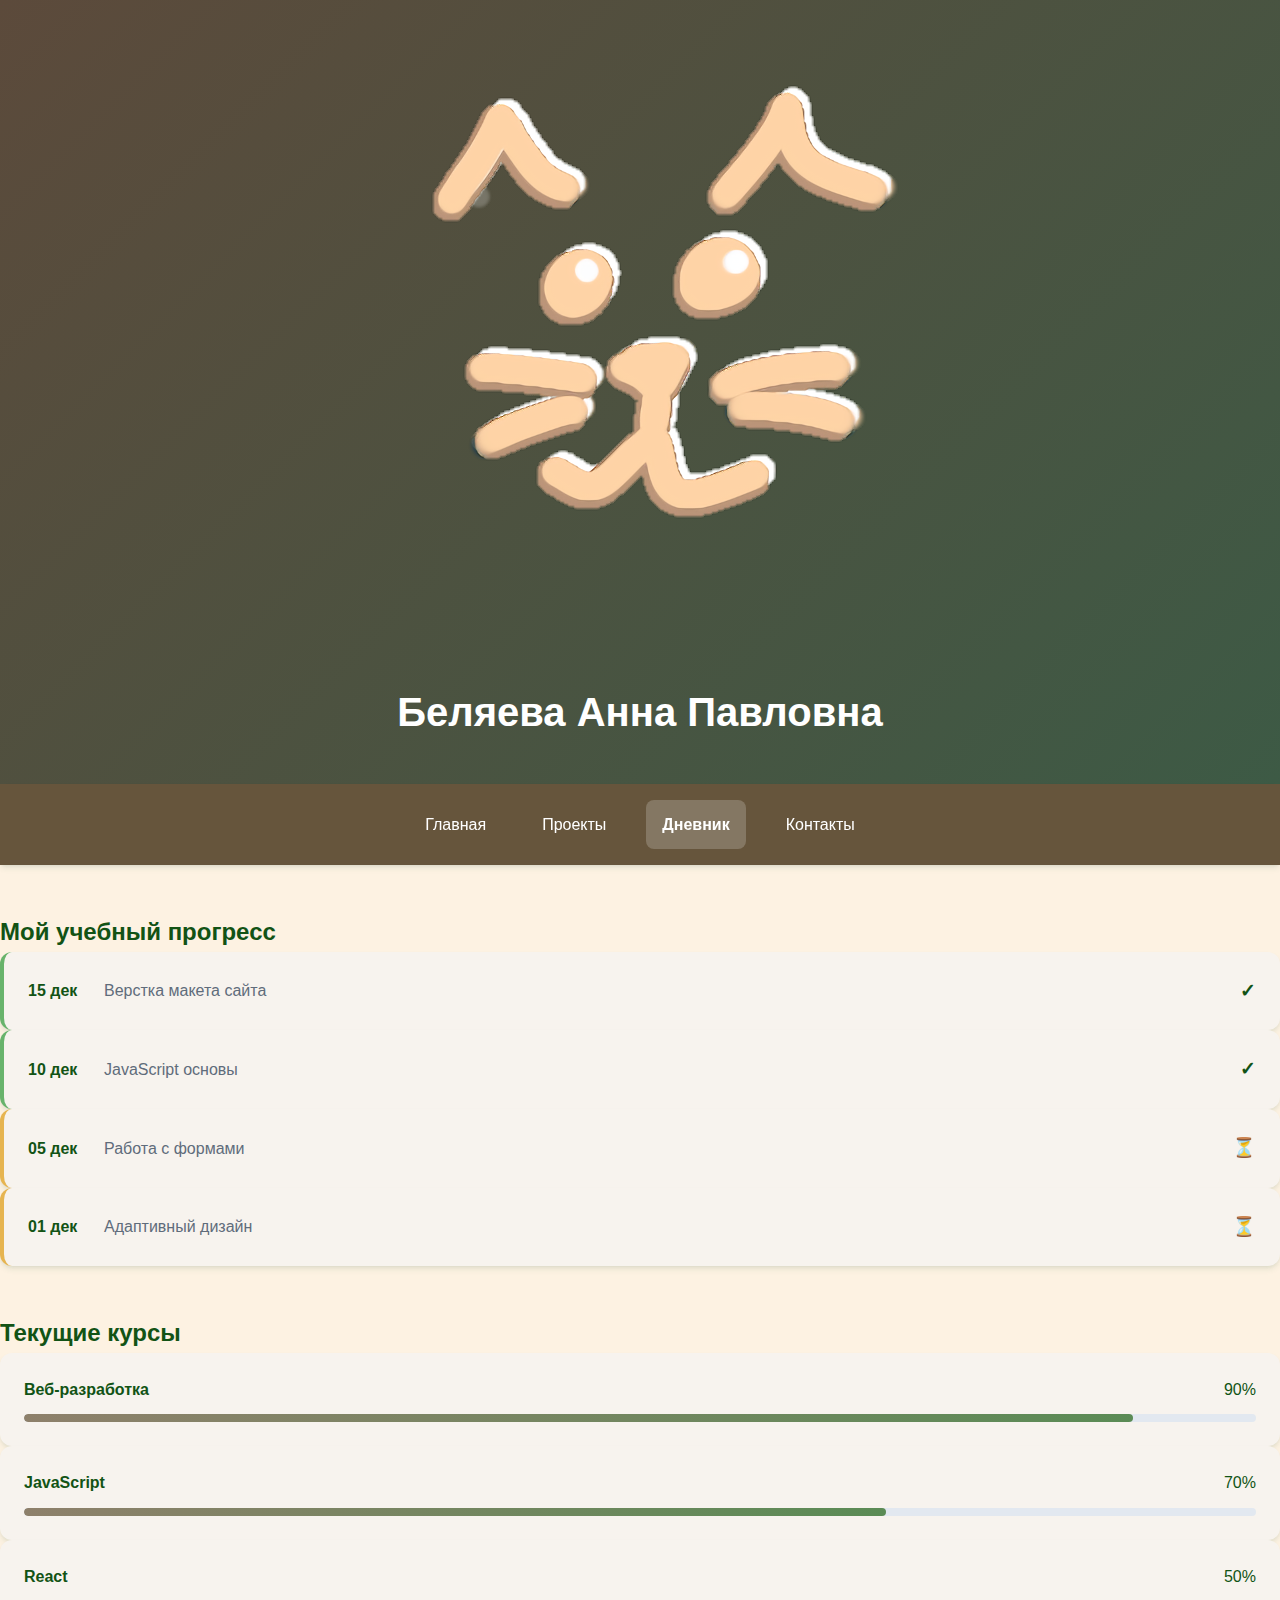
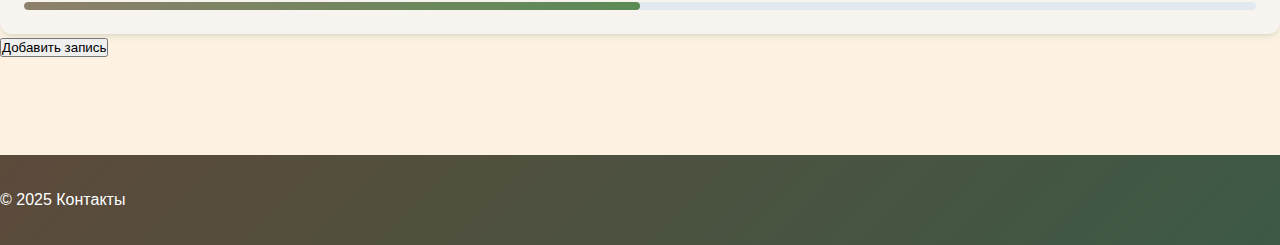
<file: pages/diary.html>
<!DOCTYPE html>
<html lang="ru">
<head>
    <meta charset="UTF-8">
    <meta name="viewport" content="width=device-width, initial-scale=1.0">
    <title>Дневник - Портфолио</title>
    <link rel="stylesheet" href="../styles/styles.css">
</head>
<body>
    <div class="page">
        <header class="header">
            <div class="header__logo">
                <img src="../images/icons/logo.png" alt="Логотип" class="logo">
            </div>
            <h1 class="header__title">Беляева Анна Павловна</h1>
        </header>

        <nav class="nav">
            <ul class="nav__list">
                <li class="nav__item">
                    <a class="nav__link" href="../index.html">Главная</a>
                </li>
                <li class="nav__item">
                    <a class="nav__link" href="projects.html">Проекты</a>
                </li>
                <li class="nav__item nav__item--active">
                    <a class="nav__link" href="diary.html">Дневник</a>
                </li>
                <li class="nav__item">
                    <a class="nav__link" href="contacts.html">Контакты</a>
                </li>
            </ul>
        </nav>

        <main class="main">
            <section class="diary-section">
                <h2 class="diary-section__title">Мой учебный прогресс</h2>
                <div class="progress-list" id="progress-list">
                    <!-- Записи будут добавляться через JavaScript -->
                </div>
            </section>

            <section class="diary-section">
                <h2 class="diary-section__title">Текущие курсы</h2>
                <div class="courses-list">
                    <div class="course">
                        <div class="course__header">
                            <span class="course__name">Веб-разработка</span>
                            <span class="course__percentage">90%</span>
                        </div>
                        <div class="course__progress">
                            <div class="course__progress-bar" style="width: 90%"></div>
                        </div>
                    </div>
                    <div class="course">
                        <div class="course__header">
                            <span class="course__name">JavaScript</span>
                            <span class="course__percentage">70%</span>
                        </div>
                        <div class="course__progress">
                            <div class="course__progress-bar" style="width: 70%"></div>
                        </div>
                    </div>
                    <div class="course">
                        <div class="course__header">
                            <span class="course__name">React</span>
                            <span class="course__percentage">50%</span>
                        </div>
                        <div class="course__progress">
                            <div class="course__progress-bar" style="width: 50%"></div>
                        </div>
                    </div>
                </div>
                <button class="add-entry-btn" id="add-entry-btn">Добавить запись</button>
            </section>
        </main>

        <footer class="footer">
            <p class="footer__text">© 2025 Контакты</p>
        </footer>
    </div>

    <!-- Модальное окно для добавления записи -->
    <div id="add-entry-modal" class="modal">
        <div class="modal-content">
            <div class="modal-header">
                <h3>Добавить новую запись</h3>
                <button class="close-modal">&times;</button>
            </div>
            <div class="modal-body">
                <form id="add-entry-form">
                    <div class="form-group">
                        <label for="entry-date">Дата:</label>
                        <input type="date" id="entry-date" required>
                    </div>
                    <div class="form-group">
                        <label for="entry-text">Описание:</label>
                        <input type="text" id="entry-text" placeholder="Что вы изучили?" required>
                    </div>
                    <div class="form-group">
                        <label for="entry-status">Статус:</label>
                        <select id="entry-status" required>
                            <option value="completed">Завершено</option>
                            <option value="in-progress">В процессе</option>
                        </select>
                    </div>
                    <div class="modal-actions">
                        <button type="submit" class="btn-primary">Добавить</button>
                        <button type="button" class="btn-secondary close-modal">Отмена</button>
                    </div>
                </form>
            </div>
        </div>
    </div>

    <script src="../scripts/main.js"></script>
</body>
</html>
</file>
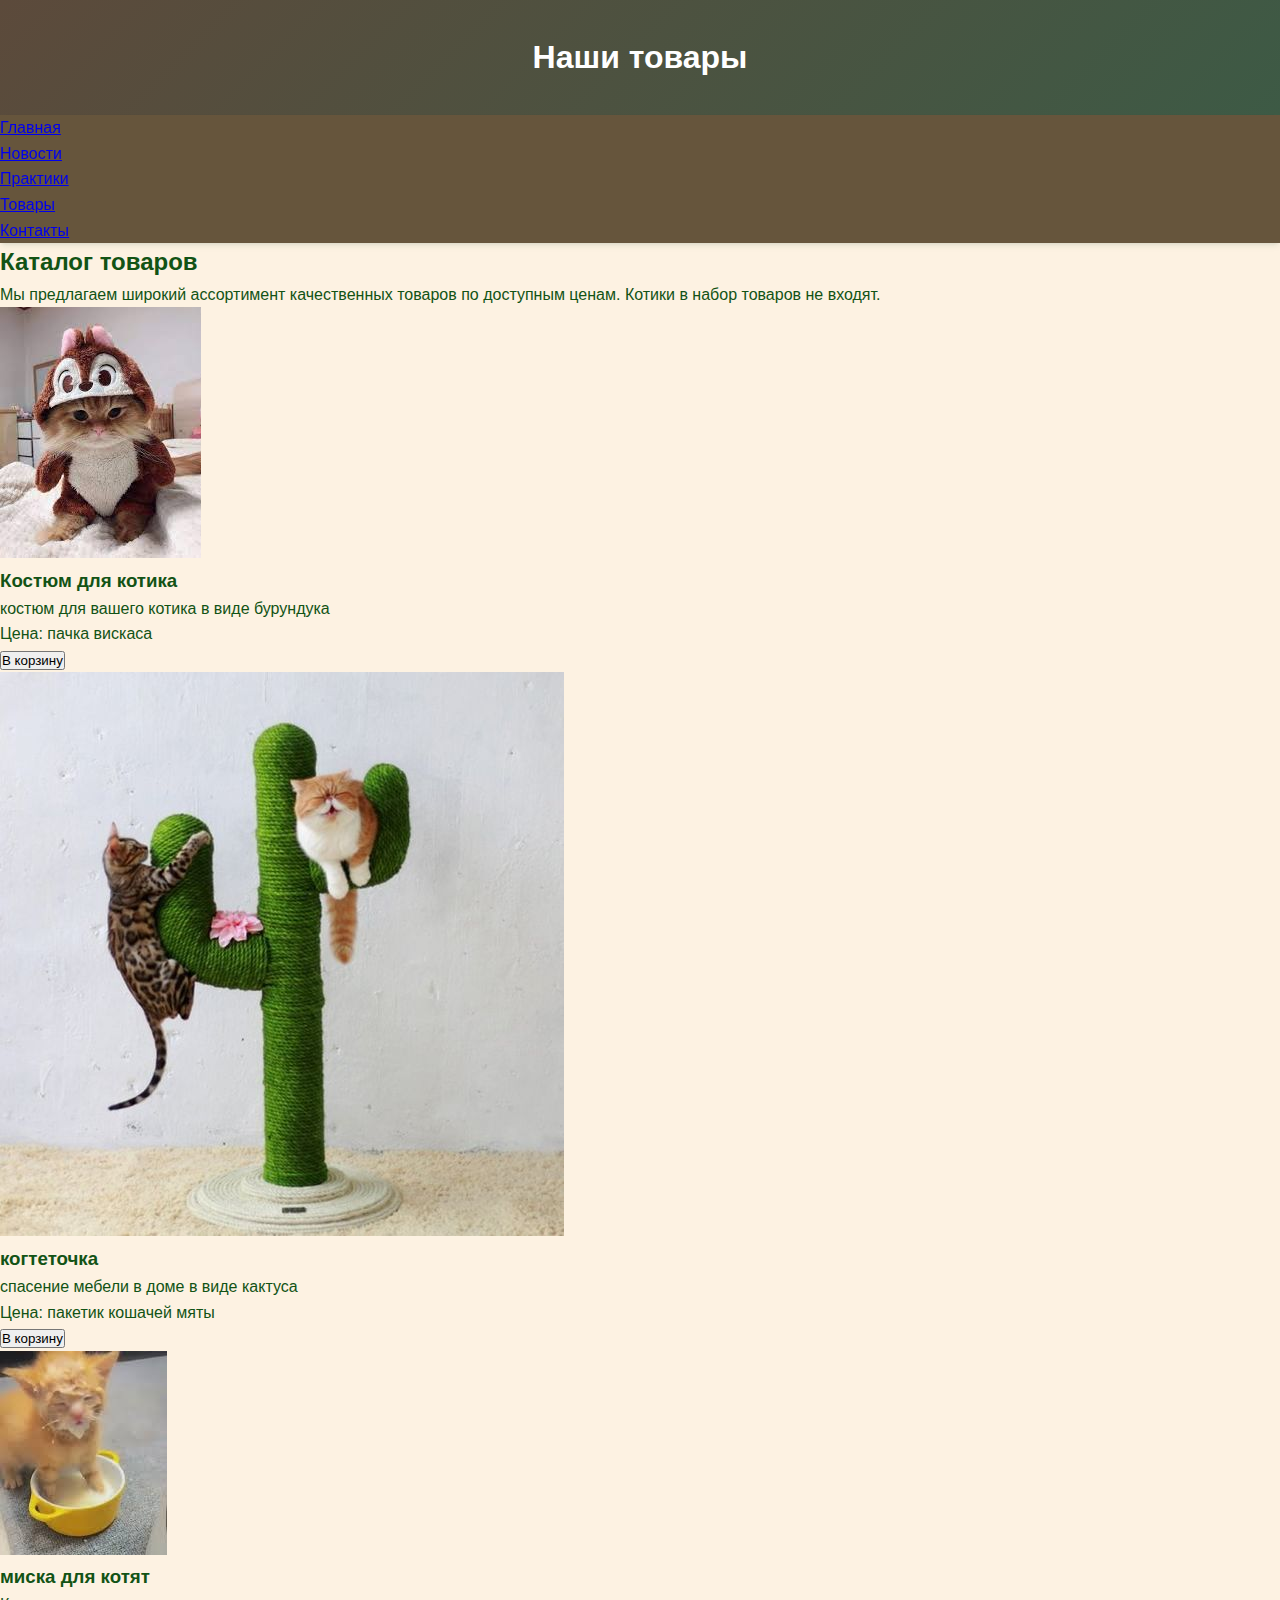
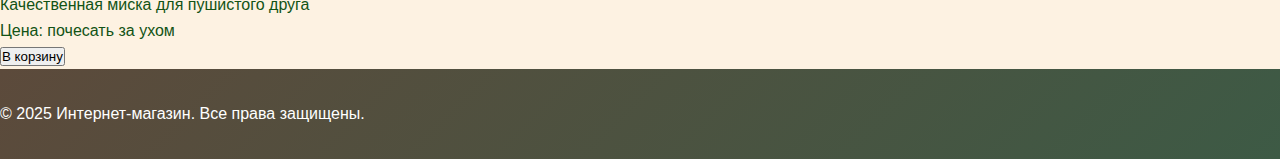
<file: pages/goods.html>
<!DOCTYPE html>
<html lang="ru">
    <head>
        <meta charset="UTF-8">
        <meta name="viewport" content="width=device-width, initial-scale=1.0">
        <title>Товары</title>
        <link rel="stylesheet" href="../styles/styles.css">
    </head>
    <body>
        <div class="page-container">
            <!-- Изменение: Заменили div на семантический тег -->
            <header class="header">
                <h1>Наши товары</h1> <!-- Добавили осмысленный заголовок -->
            </header>

            <!-- Изменение: Заменили div на семантический тег -->
            <nav class="nav">
                <ul class="nav-list">
                    <li class="nav-item"><a class="nav-link" href="../index.html">Главная</a></li>
                    <li class="nav-item"><a class="nav-link" href="../pages/news.html">Новости</a></li>
                    <li class="nav-item"><a class="nav-link" href="../pages/practices.html">Практики</a></li> 
                    <li class="nav-item"><a class="nav-link" href="../pages/goods.html">Товары</a></li>
                    <li class="nav-item"><a class="nav-link" href="../pages/contacts.html">Контакты</a></li>
                </ul>
            </nav>

            <!-- Изменение: Заменили div на семантический тег -->
            <main class="content">
                <!-- Изменение: Заменили div на семантический тег -->
                <section class="products-section">
                    <h2 class="section-title">Каталог товаров</h2>
                    <p class="section-description">Мы предлагаем широкий ассортимент качественных товаров по доступным ценам. Котики в набор товаров не входят.</p>
                    
                    <!-- Изменение: Заменили div на семантический тег -->
                    <div class="products-grid">
                        <!-- Изменение: Заменили div на семантический тег -->
                        <article class="product-card">
                            <div class="product-image-container">
                                <img class="product-image" src="../images/good1.jpg" alt="Костюм для котика">
                            </div>
                            <div class="product-info">
                                <h3 class="product-name">Костюм для котика</h3>
                                <p class="product-description">костюм для вашего котика в виде бурундука</p>
                                <p class="product-price">Цена: пачка вискаса</p>
                                <button class="product-button">В корзину</button>
                            </div>
                        </article>
                        
                        <!-- Изменение: Заменили div на семантический тег -->
                        <article class="product-card">
                            <div class="product-image-container">
                                <img class="product-image" src="../images/good2.jpg" alt="когтеточка">
                            </div>
                            <div class="product-info">
                                <h3 class="product-name">когтеточка</h3>
                                <p class="product-description">спасение мебели в доме в виде кактуса</p>
                                <p class="product-price">Цена: пакетик кошачей мяты</p>
                                <button class="product-button">В корзину</button>
                            </div>
                        </article>
                        
                        <!-- Изменение: Заменили div на семантический тег -->
                        <article class="product-card">
                            <div class="product-image-container">
                                <img class="product-image" src="../images/good3.jpg" alt="миска">
                            </div>
                            <div class="product-info">
                                <h3 class="product-name">миска для котят</h3>
                                <p class="product-description">Качественная миска для пушистого друга</p>
                                <p class="product-price">Цена: почесать за ухом</p>
                                <button class="product-button">В корзину</button>
                            </div>
                        </article>
                    </div>
                </section>
            </main>

            <!-- Изменение: Заменили div на семантический тег -->
            <footer class="footer">
                <p>© 2025 Интернет-магазин. Все права защищены.</p>
            </footer>    
        </div>
    </body>
</html>
</file>
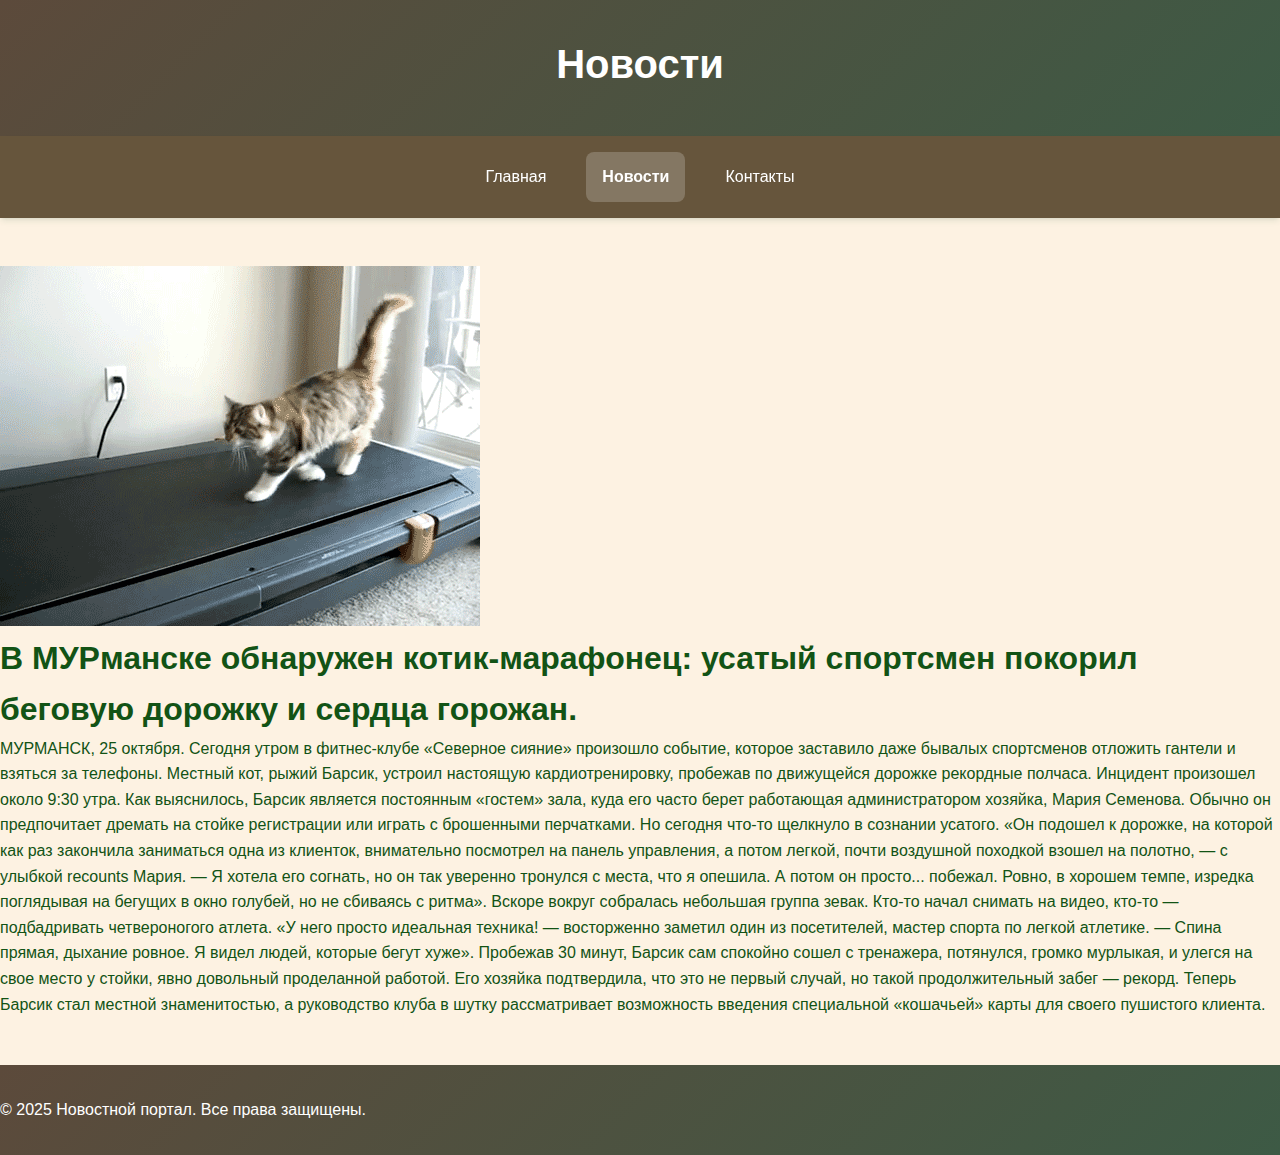
<file: pages/new1.html>
<!DOCTYPE html>
<html lang="ru">
<head>
    <meta charset="UTF-8">
    <meta name="viewport" content="width=device-width, initial-scale=1.0">
    <title>Новости</title>
    <link rel="stylesheet" href="../styles/styles.css">
</head>
<body>
    <div class="page">

        <header class="header"> 
            <h1 class="header__title">Новости</h1> 
        </header>

        <nav class="nav">
            <ul class="nav__list">
                <li class="nav__item">
                    <a class="nav__link" href="../index.html">Главная</a>
                </li>
                <li class="nav__item nav__item--active">
                    <a class="nav__link" href="../pages/news.html">Новости</a>
                </li>
                <li class="nav__item">
                    <a class="nav__link" href="../pages/contacts.html">Контакты</a>
                </li>
            </ul>
        </nav>

        <main class="main">
            <section class="news-article">
                <div class="news-article__header">
                    <img class="news-article__image" src="../images/new1.gif" alt="Котик-марафонец">
                    <h1 class="news-article__title">В МУРманске обнаружен котик-марафонец: усатый спортсмен покорил беговую дорожку и сердца горожан.</h1> 
                </div>
                <div class="news-article__content">
                    <p class="news-article__text">
                        МУРМАНСК, 25 октября. Сегодня утром в фитнес-клубе «Северное сияние» произошло событие, которое заставило даже бывалых спортсменов отложить гантели и взяться за телефоны. Местный кот, рыжий Барсик, устроил настоящую кардиотренировку, пробежав по движущейся дорожке рекордные полчаса.

                        Инцидент произошел около 9:30 утра. Как выяснилось, Барсик является постоянным «гостем» зала, куда его часто берет работающая администратором хозяйка, Мария Семенова. Обычно он предпочитает дремать на стойке регистрации или играть с брошенными перчатками. Но сегодня что-то щелкнуло в сознании усатого.

                        «Он подошел к дорожке, на которой как раз закончила заниматься одна из клиенток, внимательно посмотрел на панель управления, а потом легкой, почти воздушной походкой взошел на полотно, — с улыбкой recounts Мария. — Я хотела его согнать, но он так уверенно тронулся с места, что я опешила. А потом он просто... побежал. Ровно, в хорошем темпе, изредка поглядывая на бегущих в окно голубей, но не сбиваясь с ритма».

                        Вскоре вокруг собралась небольшая группа зевак. Кто-то начал снимать на видео, кто-то — подбадривать четвероногого атлета. «У него просто идеальная техника! — восторженно заметил один из посетителей, мастер спорта по легкой атлетике. — Спина прямая, дыхание ровное. Я видел людей, которые бегут хуже».

                        Пробежав 30 минут, Барсик сам спокойно сошел с тренажера, потянулся, громко мурлыкая, и улегся на свое место у стойки, явно довольный проделанной работой. Его хозяйка подтвердила, что это не первый случай, но такой продолжительный забег — рекорд. Теперь Барсик стал местной знаменитостью, а руководство клуба в шутку рассматривает возможность введения специальной «кошачьей» карты для своего пушистого клиента.
                    </p>
                </div>
            </section>
        </main>

        <footer class="footer">
            <p class="footer__text">© 2025 Новостной портал. Все права защищены.</p>
        </footer>
    </div>
</body>
</html>
</file>
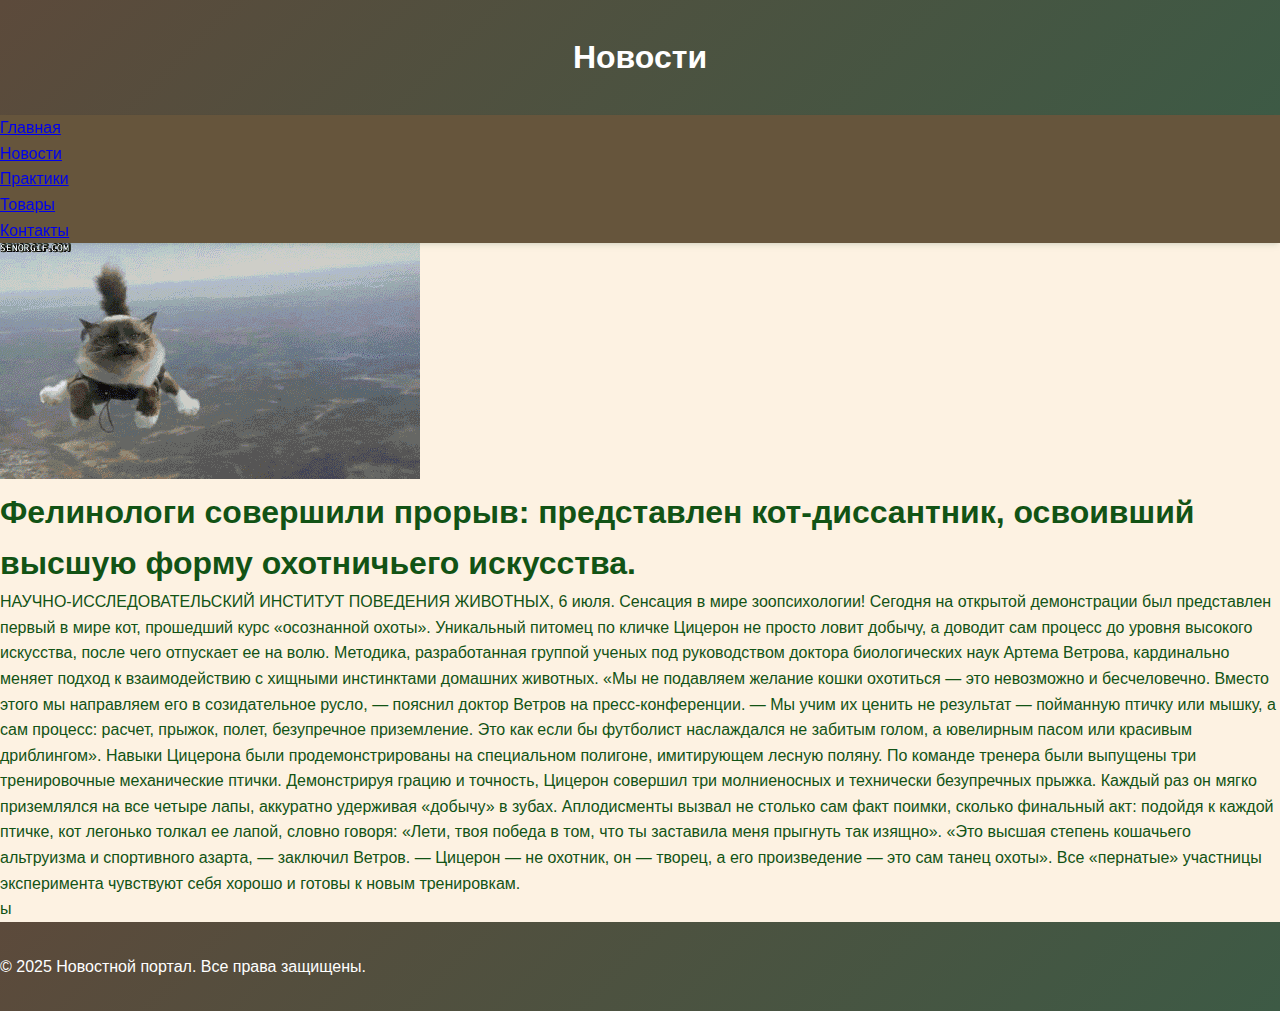
<file: pages/new2.html>
<!DOCTYPE html>
<html lang="ru"><head><meta http-equiv="Content-Type" content="text/html; charset=UTF-8">
        
        <meta name="viewport" content="width=device-width, initial-scale=1.0">
        <title>Новости</title>
        <link rel="stylesheet" href="../styles/styles.css">
    </head>
    <body>
        <div class="page-container">
            <header class="header">
                <h1>Новости</h1> 
            </header>

            <nav class="nav">
                <ul class="nav-list">
                    <li class="nav-item"><a class="nav-link" href="../index.html">Главная</a></li>
                    <li class="nav-item"><a class="nav-link" href="../pages/news.html">Новости</a></li>
                    <li class="nav-item"><a class="nav-link" href="../pages/practices.html">Практики</a></li> 
                    <li class="nav-item"><a class="nav-link" href="../pages/goods.html">Товары</a></li>
                    <li class="nav-item"><a class="nav-link" href="../pages/contacts.html">Контакты</a></li>
                </ul>
            </nav>

           
            <main class="content">
                <section class="news-container">
                    <div class="new-content">
                        <div class="new-header">
                            <img class="new-photo" src="../images/new2.gif">
                            <h1 class="new-title"> Фелинологи совершили прорыв: представлен кот-диссантник, освоивший высшую форму охотничьего искусства.</h1>
                        </div>
                            <p class="news-text">НАУЧНО-ИССЛЕДОВАТЕЛЬСКИЙ ИНСТИТУТ ПОВЕДЕНИЯ ЖИВОТНЫХ, 6 июля. Сенсация в мире зоопсихологии! Сегодня на открытой демонстрации был представлен первый в мире кот, прошедший курс «осознанной охоты». Уникальный питомец по кличке Цицерон не просто ловит добычу, а доводит сам процесс до уровня высокого искусства, после чего отпускает ее на волю.

Методика, разработанная группой ученых под руководством доктора биологических наук Артема Ветрова, кардинально меняет подход к взаимодействию с хищными инстинктами домашних животных. «Мы не подавляем желание кошки охотиться — это невозможно и бесчеловечно. Вместо этого мы направляем его в созидательное русло, — пояснил доктор Ветров на пресс-конференции. — Мы учим их ценить не результат — пойманную птичку или мышку, а сам процесс: расчет, прыжок, полет, безупречное приземление. Это как если бы футболист наслаждался не забитым голом, а ювелирным пасом или красивым дриблингом».

Навыки Цицерона были продемонстрированы на специальном полигоне, имитирующем лесную поляну. По команде тренера были выпущены три тренировочные механические птички. Демонстрируя грацию и точность, Цицерон совершил три молниеносных и технически безупречных прыжка. Каждый раз он мягко приземлялся на все четыре лапы, аккуратно удерживая «добычу» в зубах. Аплодисменты вызвал не столько сам факт поимки, сколько финальный акт: подойдя к каждой птичке, кот легонько толкал ее лапой, словно говоря: «Лети, твоя победа в том, что ты заставила меня прыгнуть так изящно».

«Это высшая степень кошачьего альтруизма и спортивного азарта, — заключил Ветров. — Цицерон — не охотник, он — творец, а его произведение — это сам танец охоты». Все «пернатые» участницы эксперимента чувствуют себя хорошо и готовы к новым тренировкам.</p>
                    </div>
                </section>ы
            </main>

            <footer class="footer">
                <p>© 2025 Новостной портал. Все права защищены.</p>
            </footer>    
        </div>
    
</body>
</html>
</file>
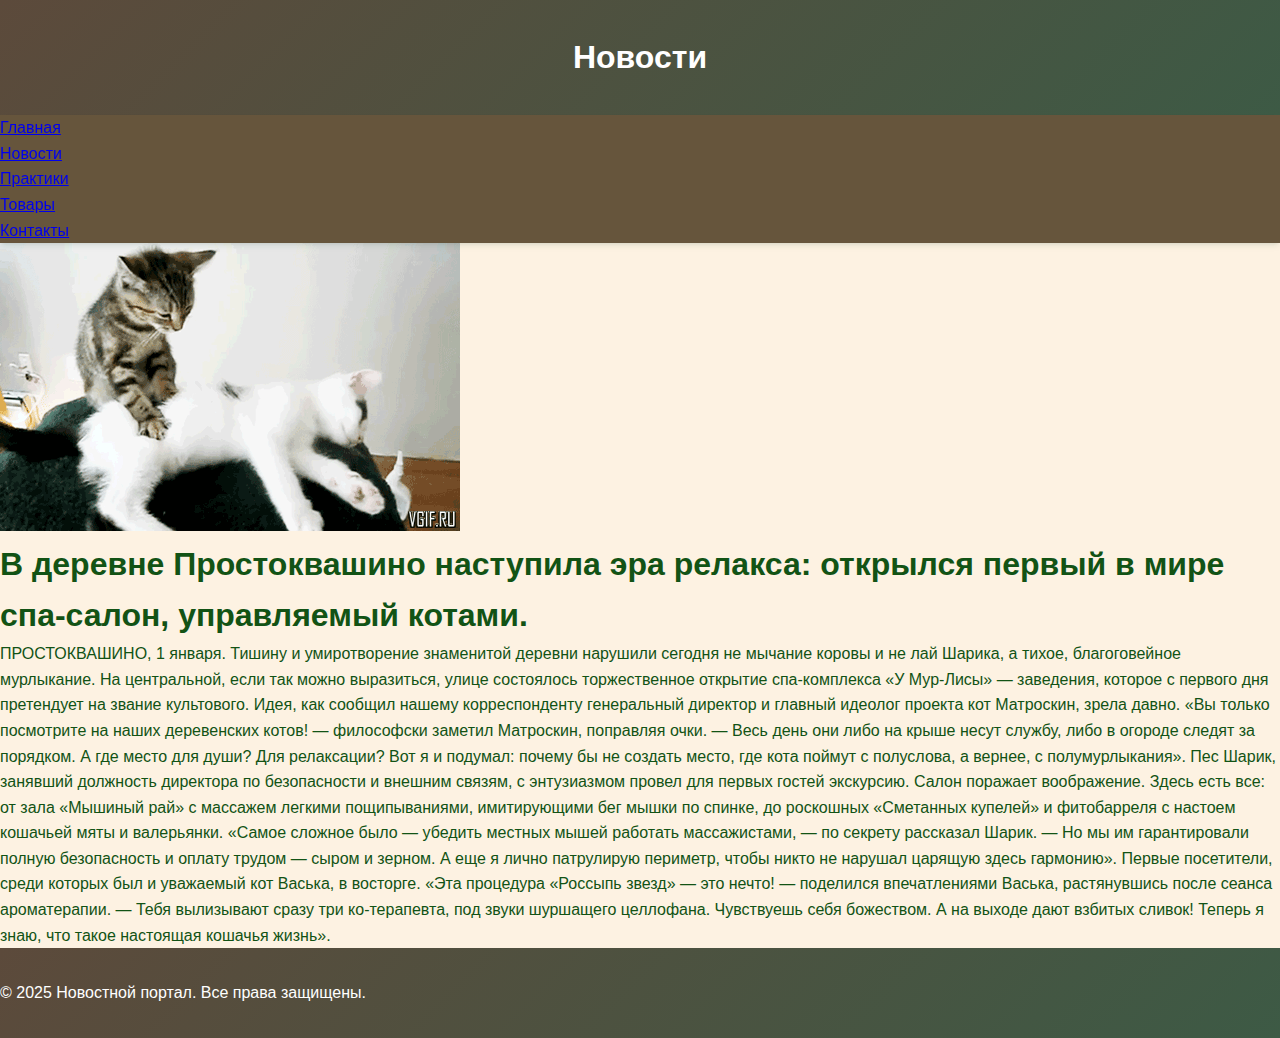
<file: pages/new3.html>
<!DOCTYPE html>
<html lang="ru"><head><meta http-equiv="Content-Type" content="text/html; charset=UTF-8">
        
        <meta name="viewport" content="width=device-width, initial-scale=1.0">
        <title>Новости</title>
        <link rel="stylesheet" href="../styles/styles.css">
    </head>
    <body>
        <div class="page-container">
            <header class="header">
                <h1>Новости</h1> 
            </header>

            <nav class="nav">
                <ul class="nav-list">
                    <li class="nav-item"><a class="nav-link" href="../index.html">Главная</a></li>
                    <li class="nav-item"><a class="nav-link" href="../pages/news.html">Новости</a></li>
                    <li class="nav-item"><a class="nav-link" href="../pages/practices.html">Практики</a></li> 
                    <li class="nav-item"><a class="nav-link" href="../pages/goods.html">Товары</a></li>
                    <li class="nav-item"><a class="nav-link" href="../pages/contacts.html">Контакты</a></li>
                </ul>
            </nav>

           
            <main class="content">
                <section class="news-container">
                    <div class="new-content">
                        <div class="new-header">
                            <img class="new-photo" src="../images/new3.gif">
                            <h1 class="new-title"> В деревне Простоквашино наступила эра релакса: открылся первый в мире спа-салон, управляемый котами.</h1>
                        </div>
                            <p class="news-text">ПРОСТОКВАШИНО, 1 января. Тишину и умиротворение знаменитой деревни нарушили сегодня не мычание коровы и не лай Шарика, а тихое, благоговейное мурлыкание. На центральной, если так можно выразиться, улице состоялось торжественное открытие спа-комплекса «У Мур-Лисы» — заведения, которое с первого дня претендует на звание культового.

Идея, как сообщил нашему корреспонденту генеральный директор и главный идеолог проекта кот Матроскин, зрела давно. «Вы только посмотрите на наших деревенских котов! — философски заметил Матроскин, поправляя очки. — Весь день они либо на крыше несут службу, либо в огороде следят за порядком. А где место для души? Для релаксации? Вот я и подумал: почему бы не создать место, где кота поймут с полуслова, а вернее, с полумурлыкания».

Пес Шарик, занявший должность директора по безопасности и внешним связям, с энтузиазмом провел для первых гостей экскурсию. Салон поражает воображение. Здесь есть все: от зала «Мышиный рай» с массажем легкими пощипываниями, имитирующими бег мышки по спинке, до роскошных «Сметанных купелей» и фитобарреля с настоем кошачьей мяты и валерьянки.

«Самое сложное было — убедить местных мышей работать массажистами, — по секрету рассказал Шарик. — Но мы им гарантировали полную безопасность и оплату трудом — сыром и зерном. А еще я лично патрулирую периметр, чтобы никто не нарушал царящую здесь гармонию».

Первые посетители, среди которых был и уважаемый кот Васька, в восторге. «Эта процедура «Россыпь звезд» — это нечто! — поделился впечатлениями Васька, растянувшись после сеанса ароматерапии. — Тебя вылизывают сразу три ко-терапевта, под звуки шуршащего целлофана. Чувствуешь себя божеством. А на выходе дают взбитых сливок! Теперь я знаю, что такое настоящая кошачья жизнь».</p>
                    </div>
                </section>
            </main>

            <footer class="footer">
                <p>© 2025 Новостной портал. Все права защищены.</p>
            </footer>    
        </div>
    
</body>
</html>
</file>
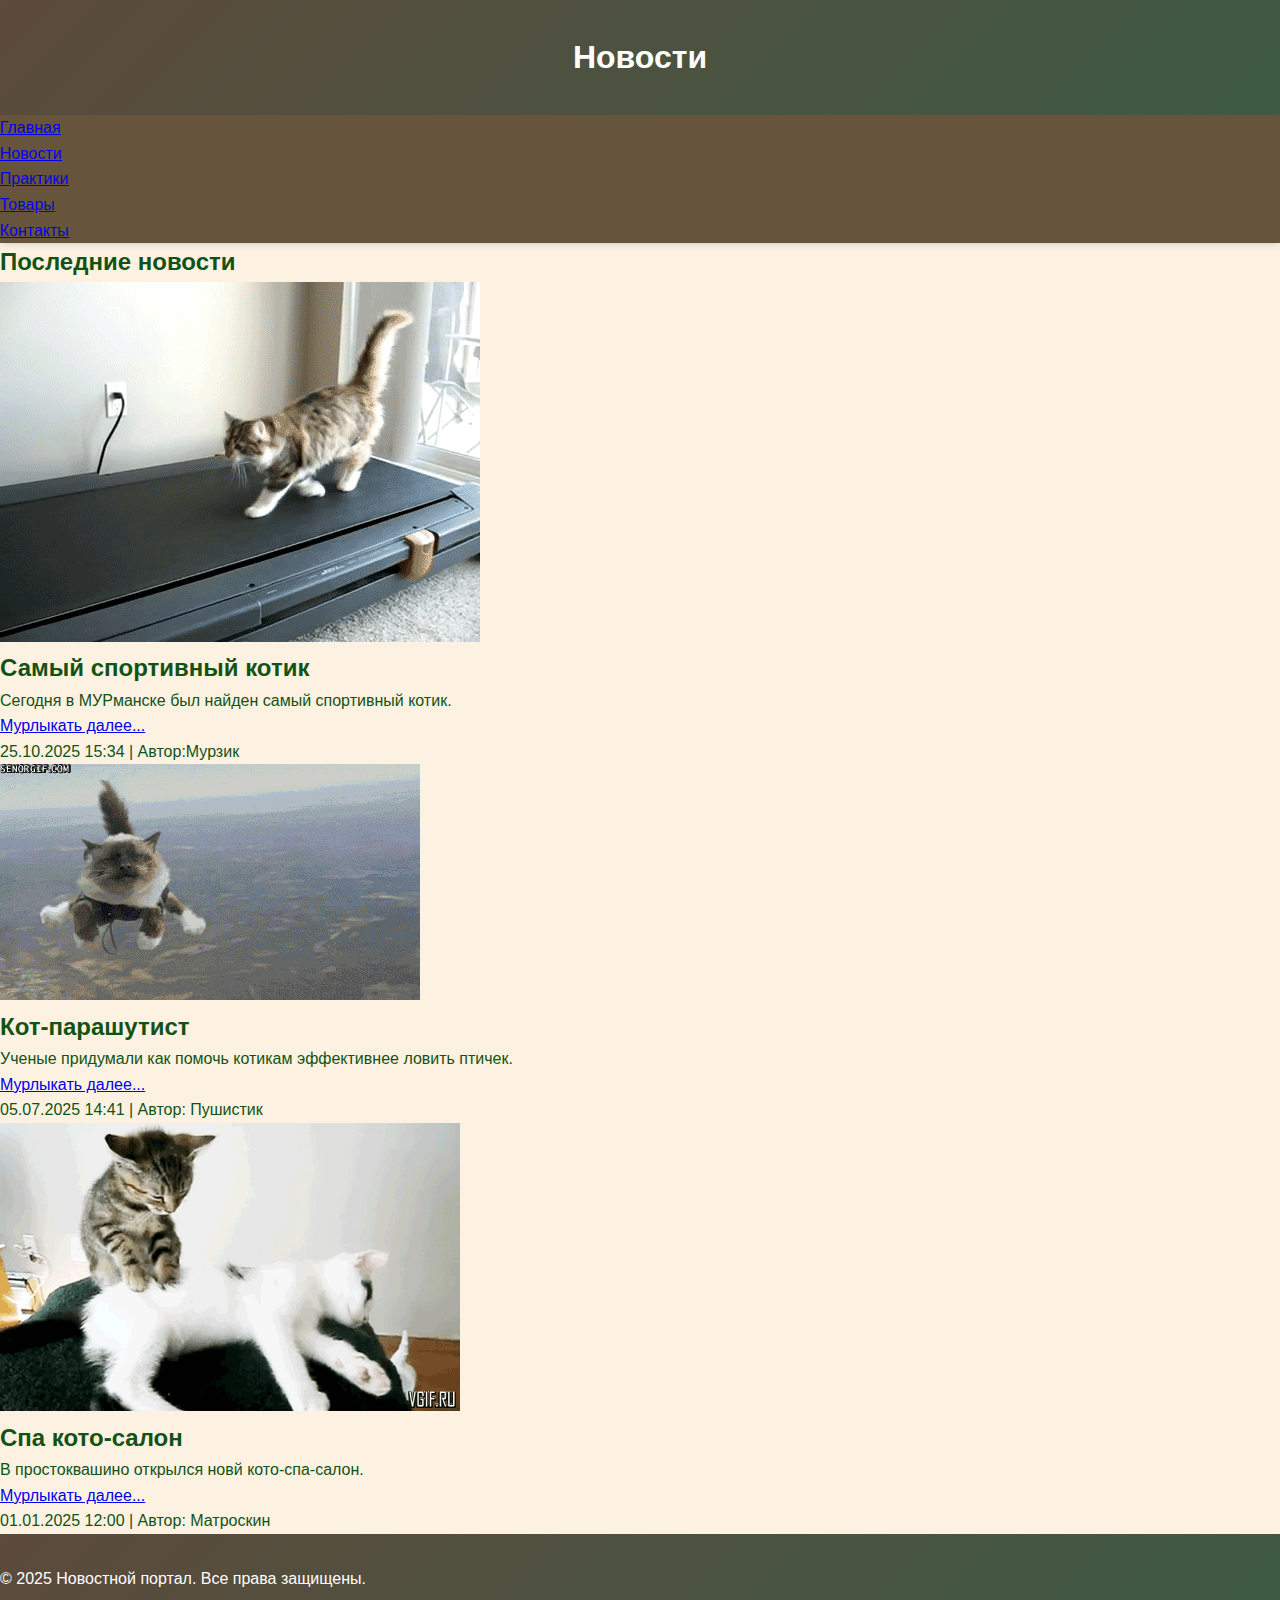
<file: pages/news.html>
<!DOCTYPE html>
<html lang="ru"><head><meta http-equiv="Content-Type" content="text/html; charset=UTF-8">
        
        <meta name="viewport" content="width=device-width, initial-scale=1.0">
        <title>Новости</title>
        <link rel="stylesheet" href="../styles/styles.css">
    </head>
    <body>
        <div class="page-container">
            <header class="header">
                <h1>Новости</h1> 
            </header>

            <nav class="nav">
                <ul class="nav-list">
                    <li class="nav-item"><a class="nav-link" href="../index.html">Главная</a></li>
                    <li class="nav-item"><a class="nav-link" href="../pages/news.html">Новости</a></li>
                    <li class="nav-item"><a class="nav-link" href="../pages/practices.html">Практики</a></li> 
                    <li class="nav-item"><a class="nav-link" href="../pages/goods.html">Товары</a></li>
                    <li class="nav-item"><a class="nav-link" href="../pages/contacts.html">Контакты</a></li>
                </ul>
            </nav>

           
            <main class="content">
                <section class="news-container">
                    <h2 class="section-title">Последние новости</h2>
                    
                    <article class="news-card">
                        <div class="news-image-container">
                            <img class="new-image" src="../images/new1.gif" alt="На спорте">   
                        </div>    
                        <div class="news-content">
                            <h2 class="news-title">Самый спортивный котик</h2>
                            <p class="news-text">Сегодня в МУРманске был найден самый спортивный котик.</p>
                            <a href="../pages/new1.html" class="news-link">Мурлыкать далее...</a>
                            <p class="news-meta">25.10.2025 15:34 | Автор:Мурзик </p>
                        </div>
                    </article>
                    


                    <article class="news-card">
                        <div class="news-image-container">
                            <img class="new-image" src="../images/new2.gif" alt="Дисант">
                        </div>
                        <div class="news-content">
                            <h2 class="news-title">Кот-парашутист</h2>
                            <p class="news-text">Ученые придумали как помочь котикам эффективнее ловить птичек.</p>
                            <a href="../pages/new2.html" class="news-link">Мурлыкать далее...</a>
                            <p class="news-meta">05.07.2025 14:41 | Автор: Пушистик</p>
                        </div>
                    </article>
                    


                    <article class="news-card">
                        <div class="news-image-container">
                                <img class="new-image" src="../images/new3.gif" alt="Массаж">
                        </div> 
                        <div class="news-content">
                            <h2 class="news-title">Спа кото-салон</h2>   
                            <p class="news-text">В простоквашино открылся новй кото-спа-салон.</p>
                            <a href="../pages/new3.html" class="news-link">Мурлыкать далее...</a>
                            <p class="news-meta">01.01.2025 12:00 | Автор: Матроскин</p>
                        </div>
                    </article>
                </section>
            </main>

            <footer class="footer">
                <p>© 2025 Новостной портал. Все права защищены.</p>
            </footer>    
        </div>
    
</body></html>
</file>
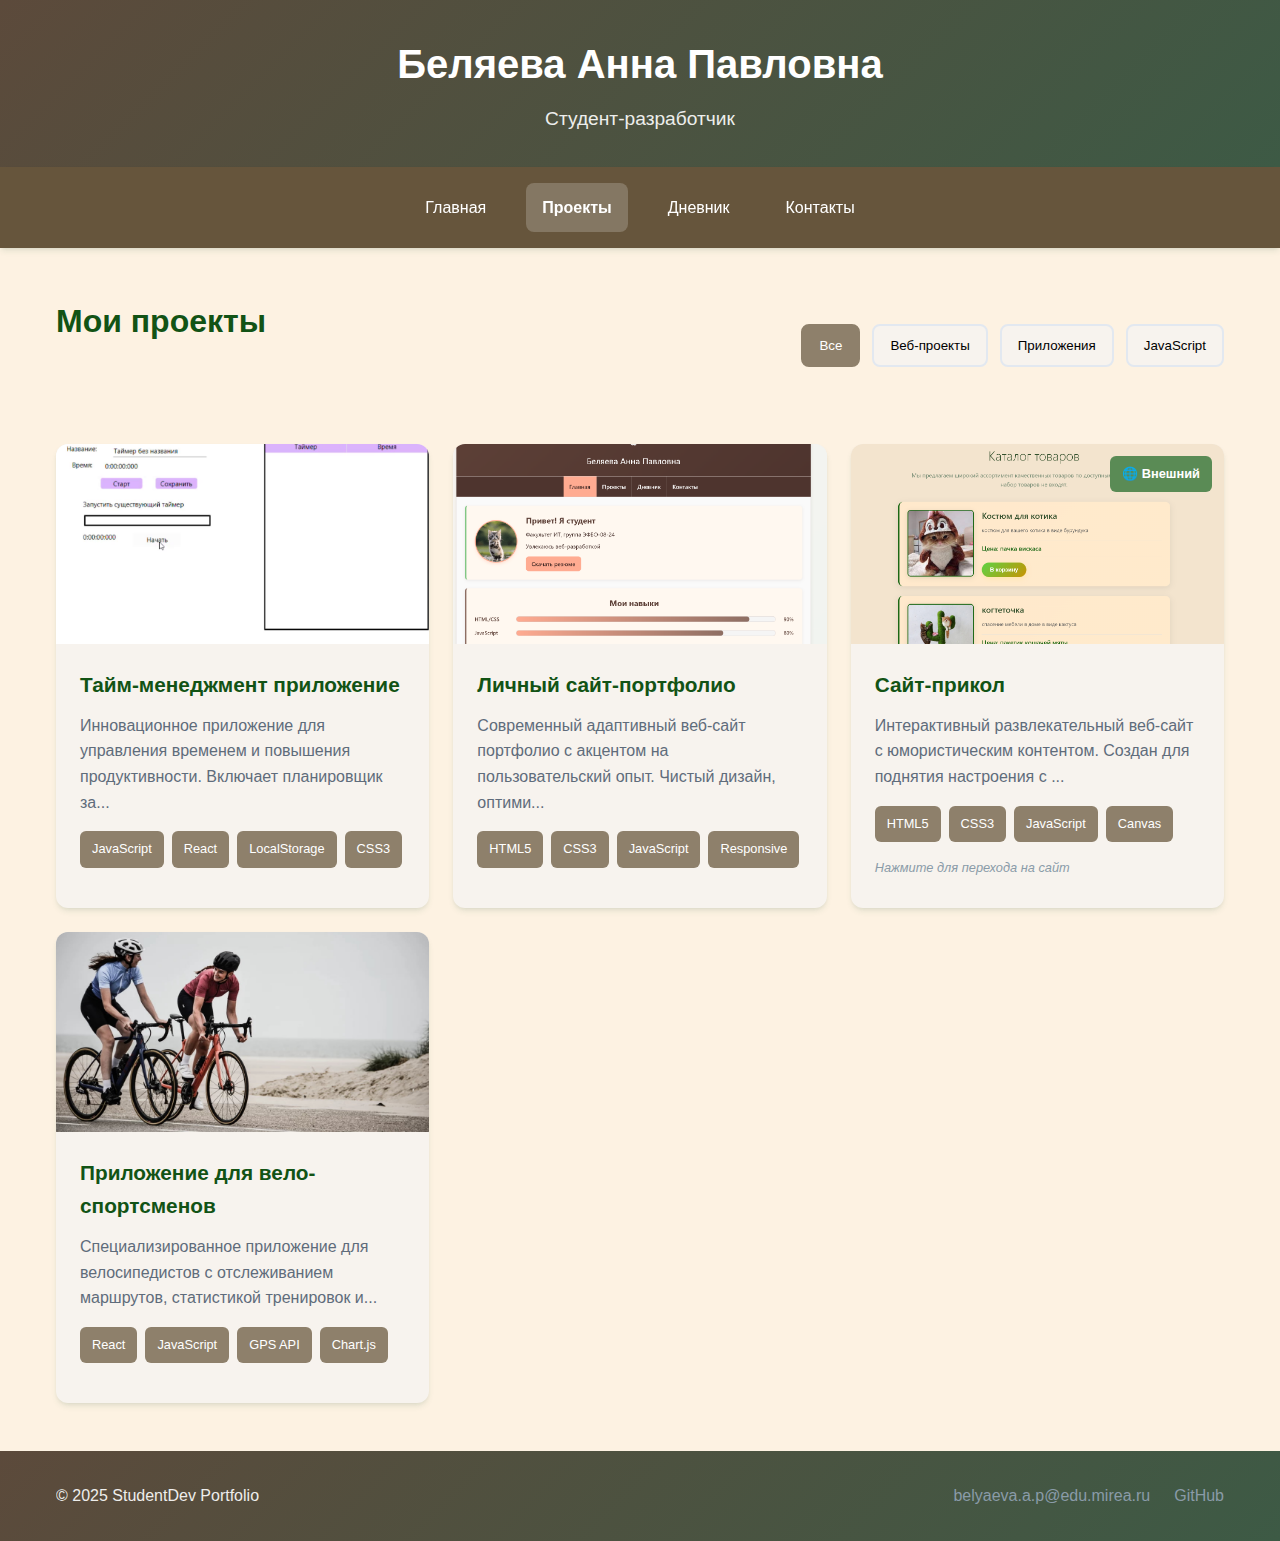
<file: pages/projects.html>
<!DOCTYPE html>
<html lang="ru">
<head>
    <meta charset="UTF-8">
    <meta name="viewport" content="width=device-width, initial-scale=1.0">
    <title>Проекты - StudentDev Portfolio</title>
    <link rel="stylesheet" href="../styles/styles.css">
</head>
<body>
    <div class="page">
        <!-- Header -->
        <header class="header">
            <div class="container">
                <div class="header__content">
                    <h1 class="header__title">Беляева Анна Павловна</h1>
                    <p class="header__subtitle">Студент-разработчик</p>
                </div>
            </div>           
        </header>

        <!-- Navigation -->
        <nav class="nav">
            <div class="container">
                <ul class="nav__list">
                    <li class="nav__item">
                        <a class="nav__link" href="../index.html">Главная</a>
                    </li>
                    <li class="nav__item nav__item--active">
                        <a class="nav__link" href="projects.html">Проекты</a>
                    </li>
                    <li class="nav__item">
                        <a class="nav__link" href="diary.html">Дневник</a>
                    </li>
                    <li class="nav__item">
                        <a class="nav__link" href="contacts.html">Контакты</a>
                    </li>
                </ul>
            </div>
        </nav>

        <!-- Main Content -->
        <main class="main">
            <div class="container"> 
                <section class="projects">
                    <div class="projects__header">
                        <h2 class="section__title">Мои проекты</h2>
                        <div class="projects__filters">
                            <button class="filter-btn active" data-filter="all">Все</button>
                            <button class="filter-btn" data-filter="web">Веб-проекты</button>
                            <button class="filter-btn" data-filter="app">Приложения</button>
                            <button class="filter-btn" data-filter="js">JavaScript</button>
                        </div>
                    </div>
                    
                    <div class="projects-grid">
                        <!-- Проекты будут загружены через JavaScript -->
                    </div>
                </section>
            </div>
        </main>

        <!-- Footer -->
        <footer class="footer">
            <div class="container">
                <div class="footer__content">
                    <p class="footer__copyright">&copy; 2025 StudentDev Portfolio</p>
                    <div class="footer__links">
                        <a href="mailto:belyaeva.a.p@edu.mirea.ru" class="footer__link">belyaeva.a.p@edu.mirea.ru</a>
                        <a href="https://github.com/GreenVolcan0" class="footer__link">GitHub</a>
                    </div>
                </div>
            </div>
        </footer>
    </div>
    
    <script src="../scripts/filters.js"></script>
</body>
</html>
</file>
<file: styles/styles.css>
/* CSS Variables */
:root {
    /* Colors */
    --primary-color: #8e806b;          
    --primary-dark: #66553c;           
    --primary-light: #b6a690;          
    --secondary-color: #5a8b55;        
    --accent-color: #eb8633;           
    --success-color: #68b36b;          
    --warning-color: #e6b450;          
    --error-color: #d16666;            
    
    /* Text Colors */
    --text-primary: #125315;           
    --text-secondary: #5f6c7b;         
    --text-light: #8a9ba8;             
    --text-white: #ffffff;
    
    /* Background Colors */
    --bg-body: #fdf2e2;                
    --bg-card: #f7f3ee;
    --bg-header: #5c4a3b;              
    --bg-footer: #196e45;
    
    /* Gradients */
    --gradient-primary: linear-gradient(135deg, var(--primary-color), var(--secondary-color));
    --gradient-dark: linear-gradient(135deg, var(--bg-header), #3d5a45);
    --gradient-accent: linear-gradient(135deg, var(--accent-color), var(--secondary-color));
    
    /* Shadows */
    --shadow-sm: 0 1px 2px 0 rgb(44 55 48 / 0.05);
    --shadow-md: 0 4px 6px -1px rgb(34 99 61 / 0.1), 0 2px 4px -2px rgb(44 55 48 / 0.1);
    --shadow-lg: 0 10px 15px -3px rgb(44 55 48 / 0.1), 0 4px 6px -4px rgb(44 55 48 / 0.1);
    
    /* Border Radius */
    --radius-sm: 0.375rem;
    --radius-md: 0.5rem;
    --radius-lg: 0.75rem;
    --radius-xl: 1rem;
    
    /* Spacing */
    --space-xs: 0.5rem;
    --space-sm: 0.75rem;
    --space-md: 1rem;
    --space-lg: 1.5rem;
    --space-xl: 2rem;
    --space-2xl: 3rem;
    
    /* Transitions */
    --transition: all 0.3s ease;
}

/* Reset and Base Styles */
* {
    margin: 0;
    padding: 0;
    box-sizing: border-box;
}

body {
    font-family: 'Inter', -apple-system, BlinkMacSystemFont, sans-serif;
    line-height: 1.6;
    color: var(--text-primary);
    background-color: var(--bg-body);
}

.container {
    max-width: 1200px;
    margin: 0 auto;
    padding: 0 var(--space-md);
}

/* Page Layout */
.page {
    min-height: 100vh;
    display: flex;
    flex-direction: column;
}

/* Header */
.header {
    background: var(--gradient-dark);
    color: var(--text-white);
    padding: var(--space-xl) 0;
    text-align: center;
}

.header__content {
    max-width: 600px;
    margin: 0 auto;
}

.header__title {
    font-size: 2.5rem;
    font-weight: 700;
    margin-bottom: var(--space-xs);
}

.header__subtitle {
    font-size: 1.2rem;
    opacity: 0.9;
}

/* Navigation */
.nav {
    background: var(--primary-dark);
    position: sticky;
    top: 0;
    z-index: 100;
    box-shadow: var(--shadow-md);
}

.nav__list {
    list-style: none;
    display: flex;
    justify-content: center;
    gap: var(--space-lg);
    padding: var(--space-md) 0;
}

.nav__item {
    margin: 0;
}

.nav__link {
    display: block;
    padding: var(--space-sm) var(--space-md);
    color: var(--text-white);
    text-decoration: none;
    border-radius: var(--radius-md);
    transition: var(--transition);
    font-weight: 500;
}

.nav__link:hover {
    background: rgba(255, 255, 255, 0.1);
    transform: translateY(-1px);
}

.nav__item--active .nav__link {
    background: rgba(255, 255, 255, 0.2);
    font-weight: 600;
}

/* Main Content */
.main {
    flex: 1;
    padding: var(--space-2xl) 0;
}

/* Section Title */
.section__title {
    font-size: 2rem;
    font-weight: 700;
    color: var(--text-primary);
    text-align: center;
    margin-bottom: var(--space-2xl);
}

/* Hero Section */
.hero {
    margin-bottom: var(--space-2xl);
}

.hero__content {
    display: grid;
    grid-template-columns: 1fr 2fr;
    gap: var(--space-2xl);
    align-items: center;
    background: var(--bg-card);
    padding: var(--space-2xl);
    border-radius: var(--radius-xl);
    box-shadow: var(--shadow-lg);
}

.hero__image {
    text-align: center;
}

.hero__photo {
    width: 200px;
    height: 200px;
    border-radius: 50%;
    object-fit: cover;
    border: 4px solid var(--secondary-color);
    box-shadow: var(--shadow-lg);
}

.hero__greeting {
    font-size: 1.8rem;
    font-weight: 600;
    color: var(--text-primary);
    margin-bottom: var(--space-md);
}

.hero__description {
    font-size: 1.1rem;
    color: var(--text-secondary);
    line-height: 1.7;
    margin-bottom: var(--space-lg);
}

.hero__button {
    font-size: 1.1rem;
    padding: var(--space-md) var(--space-lg);
    text-decoration: none;
    display: inline-block;
}

/* Skills Section */
.skills {
    margin-bottom: var(--space-2xl);
}

.skills__grid {
    display: grid;
    gap: var(--space-lg);
    max-width: 600px;
    margin: 0 auto;
}

.skill {
    background: var(--bg-card);
    padding: var(--space-lg);
    border-radius: var(--radius-lg);
    box-shadow: var(--shadow-md);
}

.skill__header {
    display: flex;
    justify-content: space-between;
    align-items: center;
    margin-bottom: var(--space-sm);
}

.skill__name {
    font-weight: 600;
    color: var(--text-primary);
}

.skill__percent {
    font-weight: 600;
    color: var(--primary-color);
}

.skill__progress {
    height: 8px;
    background: #e2e8f0;
    border-radius: var(--radius-sm);
    overflow: hidden;
}

.skill__progress-bar {
    height: 100%;
    background: var(--gradient-accent);
    border-radius: var(--radius-sm);
    transition: width 1s ease-in-out;
}

/* Projects Preview */
.projects-preview {
    margin-bottom: var(--space-2xl);
}

.projects-preview__grid {
    display: grid;
    grid-template-columns: repeat(auto-fit, minmax(300px, 1fr));
    gap: var(--space-lg);
}

/* Project Card (общие стили) */
.project-card {
    background: var(--bg-card);
    border-radius: var(--radius-lg);
    overflow: hidden;
    box-shadow: var(--shadow-md);
    transition: var(--transition);
    cursor: pointer;
}

.project-card:hover {
    transform: translateY(-4px);
    box-shadow: var(--shadow-lg);
}

.project-card__image {
    height: 200px;
    overflow: hidden;
}

.project-card__image img {
    width: 100%;
    height: 100%;
    object-fit: cover;
    transition: var(--transition);
}

.project-card:hover .project-card__image img {
    transform: scale(1.05);
}

.project-card__content {
    padding: var(--space-lg);
}

.project-card__title {
    font-size: 1.3rem;
    font-weight: 600;
    color: var(--text-primary);
    margin-bottom: var(--space-sm);
}

.project-card__description {
    color: var(--text-secondary);
    line-height: 1.6;
    margin-bottom: var(--space-md);
}

.project-card__tags {
    display: flex;
    flex-wrap: wrap;
    gap: var(--space-xs);
}

/* Tag Component */
.tag {
    display: inline-block;
    padding: var(--space-xs) var(--space-sm);
    background: var(--primary-color);
    color: var(--text-white);
    border-radius: var(--radius-sm);
    font-size: 0.8rem;
    font-weight: 500;
}

/* Button Component */
.button {
    display: inline-block;
    padding: var(--space-sm) var(--space-lg);
    border: none;
    border-radius: var(--radius-md);
    font-weight: 600;
    text-decoration: none;
    text-align: center;
    cursor: pointer;
    transition: var(--transition);
    font-family: inherit;
}

.button--primary {
    background: var(--gradient-accent);
    color: var(--text-white);
}

.button--primary:hover {
    background: var(--accent-color);
    transform: translateY(-2px);
}

.button--outline {
    background: transparent;
    color: var(--primary-color);
    border: 2px solid var(--primary-color);
}

.button--outline:hover {
    background: var(--primary-color);
    color: var(--text-white);
    transform: translateY(-2px);
}

/* Projects Page Specific Styles */
.projects__header {
    display: flex;
    justify-content: space-between;
    align-items: center;
    margin-bottom: var(--space-2xl);
    flex-wrap: wrap;
    gap: var(--space-md);
}

.projects__filters {
    display: flex;
    gap: var(--space-sm);
    flex-wrap: wrap;
}

.filter-btn {
    padding: var(--space-sm) var(--space-md);
    background: var(--bg-card);
    border: 2px solid #e2e8f0;
    border-radius: var(--radius-md);
    cursor: pointer;
    transition: var(--transition);
    font-weight: 500;
}

.filter-btn:hover {
    border-color: var(--primary-color);
    color: var(--primary-color);
}

.filter-btn.active {
    background: var(--primary-color);
    color: var(--text-white);
    border-color: var(--primary-color);
}

.projects-grid {
    display: grid;
    grid-template-columns: repeat(auto-fill, minmax(350px, 1fr));
    gap: var(--space-lg);
}

/* Project Card для страницы проектов */
.projects-grid .project-card {
    opacity: 1;
    transform: scale(1);
    display: block;
}

.project-card__image {
    position: relative;
}

.project-overlay {
    position: absolute;
    top: 0;
    left: 0;
    right: 0;
    bottom: 0;
    background: rgba(0, 0, 0, 0.7);
    display: flex;
    align-items: center;
    justify-content: center;
    opacity: 0;
    transition: var(--transition);
}

.project-card:hover .project-overlay {
    opacity: 1;
}

.view-project-btn {
    background: var(--gradient-accent);
    color: var(--text-white);
    border: none;
    padding: var(--space-md) var(--space-lg);
    border-radius: var(--radius-md);
    font-weight: 600;
    cursor: pointer;
    transition: var(--transition);
}

.view-project-btn:hover {
    background: var(--accent-color);
    transform: translateY(-2px);
}

.external-badge {
    position: absolute;
    top: var(--space-sm);
    right: var(--space-sm);
    background: var(--secondary-color);
    color: var(--text-white);
    padding: var(--space-xs) var(--space-sm);
    border-radius: var(--radius-sm);
    font-size: 0.8rem;
    font-weight: 600;
}

.project-card__tech {
    display: flex;
    flex-wrap: wrap;
    gap: var(--space-xs);
    margin-bottom: var(--space-md);
}

.tech-tag {
    display: inline-block;
    padding: var(--space-xs) var(--space-sm);
    background: var(--primary-color);
    color: var(--text-white);
    border-radius: var(--radius-sm);
    font-size: 0.8rem;
    font-weight: 500;
}

.external-hint {
    font-size: 0.8rem;
    color: var(--text-light);
    font-style: italic;
    margin-top: var(--space-sm);
}

/* Diary Page Specific Styles */
.diary-section {
    margin-bottom: var(--space-2xl);
}

.progress-timeline {
    display: grid;
    gap: var(--space-md);
    max-width: 600px;
    margin: 0 auto;
}

.progress-item {
    display: flex;
    align-items: center;
    gap: var(--space-md);
    padding: var(--space-lg);
    background: var(--bg-card);
    border-radius: var(--radius-lg);
    box-shadow: var(--shadow-md);
    transition: var(--transition);
}

.progress-item:hover {
    transform: translateY(-2px);
    box-shadow: var(--shadow-lg);
}

.progress-item__date {
    font-weight: 600;
    color: var(--text-primary);
    min-width: 60px;
}

.progress-item__text {
    flex: 1;
    color: var(--text-secondary);
}

.progress-item__status {
    font-weight: 600;
    font-size: 1.2rem;
}

.progress-item.completed {
    border-left: 4px solid var(--success-color);
}

.progress-item.in-progress {
    border-left: 4px solid var(--warning-color);
}

.progress-item.planned {
    border-left: 4px solid var(--secondary-color);
}

/* Courses Section */
.courses {
    margin-bottom: var(--space-2xl);
}

.courses__grid {
    display: grid;
    gap: var(--space-lg);
    max-width: 600px;
    margin: 0 auto;
}

.course {
    background: var(--bg-card);
    padding: var(--space-lg);
    border-radius: var(--radius-lg);
    box-shadow: var(--shadow-md);
}

.course__header {
    display: flex;
    justify-content: space-between;
    align-items: center;
    margin-bottom: var(--space-sm);
}

.course__name {
    font-weight: 600;
    color: var(--text-primary);
}

.course__percent {
    font-weight: 600;
    color: var(--primary-color);
}

.course__progress {
    height: 8px;
    background: #e2e8f0;
    border-radius: var(--radius-sm);
    overflow: hidden;
}

.course__progress-bar {
    height: 100%;
    background: var(--gradient-primary);
    border-radius: var(--radius-sm);
    transition: width 1s ease-in-out;
}

/* Add Entry Section */
.add-entry-section {
    text-align: center;
    margin-top: var(--space-2xl);
}

/* Modal Styles */
.modal {
    display: none;
    position: fixed;
    z-index: 1000;
    left: 0;
    top: 0;
    width: 100%;
    height: 100%;
    background-color: rgba(0, 0, 0, 0.5);
    opacity: 0;
    transition: opacity 0.3s ease;
}

.modal--show {
    opacity: 1;
}

.modal-content {
    background-color: var(--bg-card);
    margin: 5% auto;
    padding: 0;
    border-radius: var(--radius-xl);
    box-shadow: var(--shadow-lg);
    width: 90%;
    max-width: 500px;
    transform: translateY(-20px);
    transition: transform 0.3s ease;
}

.modal--show .modal-content {
    transform: translateY(0);
}

.modal-header {
    display: flex;
    justify-content: space-between;
    align-items: center;
    padding: var(--space-lg);
    border-bottom: 1px solid #e2e8f0;
}

.modal-header h3 {
    margin: 0;
    color: var(--text-primary);
}

.close-modal {
    background: none;
    border: none;
    font-size: 1.5rem;
    cursor: pointer;
    color: var(--text-secondary);
    transition: var(--transition);
}

.close-modal:hover {
    color: var(--text-primary);
}

.modal-body {
    padding: var(--space-lg);
}

.modal-actions {
    display: flex;
    gap: var(--space-md);
    justify-content: flex-end;
    margin-top: var(--space-lg);
}

/* Form Styles */
.add-entry__form,
.contact-form {
    display: grid;
    gap: var(--space-lg);
}

.form-group {
    display: flex;
    flex-direction: column;
}

.form-label {
    font-weight: 600;
    color: var(--text-primary);
    margin-bottom: var(--space-xs);
}

.form-input,
.form-textarea {
    padding: var(--space-md);
    border: 2px solid #e2e8f0;
    border-radius: var(--radius-md);
    font-family: inherit;
    font-size: 1rem;
    transition: var(--transition);
    background: var(--bg-body);
}

.form-input:focus,
.form-textarea:focus {
    outline: none;
    border-color: var(--primary-color);
    box-shadow: 0 0 0 3px rgba(142, 128, 107, 0.1);
}

.form-textarea {
    resize: vertical;
    min-height: 120px;
    font-family: inherit;
}

.submit-btn {
    font-size: 1.1rem;
    padding: var(--space-md) var(--space-lg);
    width: 100%;
    margin-top: var(--space-md);
}

/* Contacts Page Specific Styles */
.contacts__content {
    display: grid;
    grid-template-columns: 2fr 1fr;
    gap: var(--space-2xl);
    max-width: 1000px;
    margin: 0 auto;
}

.contact-form-section {
    background: var(--bg-card);
    padding: var(--space-2xl);
    border-radius: var(--radius-xl);
    box-shadow: var(--shadow-lg);
}

.contact-form-container {
    margin-top: var(--space-lg);
}

/* Contact Info Section */
.contact-info-section {
    background: var(--bg-card);
    padding: var(--space-2xl);
    border-radius: var(--radius-xl);
    box-shadow: var(--shadow-lg);
    height: fit-content;
    position: sticky;
    top: var(--space-xl);
}

.contact-info__title {
    font-size: 1.5rem;
    font-weight: 600;
    color: var(--text-primary);
    margin-bottom: var(--space-lg);
    text-align: center;
}

.contact-info__items {
    display: grid;
    gap: var(--space-lg);
}

.contact-item {
    display: flex;
    align-items: flex-start;
    gap: var(--space-md);
    padding: var(--space-lg);
    background: rgba(142, 128, 107, 0.05);
    border-radius: var(--radius-lg);
    transition: var(--transition);
    border: 1px solid rgba(142, 128, 107, 0.1);
}

.contact-item:hover {
    transform: translateY(-2px);
    box-shadow: var(--shadow-md);
    border-color: var(--primary-light);
}

.contact-item__icon {
    width: 40px;
    height: 40px;
    display: flex;
    align-items: center;
    justify-content: center;
    background: var(--gradient-primary);
    border-radius: var(--radius-md);
    color: var(--text-white);
    font-size: 1.2rem;
    flex-shrink: 0;
}

.contact-item__content {
    flex: 1;
}

.contact-item__title {
    font-weight: 600;
    color: var(--text-primary);
    margin-bottom: var(--space-xs);
    font-size: 0.9rem;
    text-transform: uppercase;
    letter-spacing: 0.5px;
}

.contact-item__value {
    color: var(--text-secondary);
    font-size: 1rem;
    line-height: 1.4;
}

/* Form Validation Styles */
.field-valid {
    border-color: var(--success-color) !important;
    background-color: rgba(104, 179, 107, 0.05) !important;
}

.field-invalid {
    border-color: var(--error-color) !important;
    background-color: rgba(209, 102, 102, 0.05) !important;
}

.field-error {
    border-color: var(--error-color) !important;
}

/* Notification Styles */
.notification {
    position: fixed;
    top: 20px;
    right: 20px;
    background: var(--bg-card);
    border-radius: var(--radius-lg);
    box-shadow: var(--shadow-lg);
    padding: var(--space-md);
    border-left: 4px solid var(--success-color);
    transform: translateX(400px);
    opacity: 0;
    transition: all 0.3s ease;
    z-index: 1000;
    max-width: 300px;
}

.notification--show {
    transform: translateX(0);
    opacity: 1;
}

.notification--error {
    border-left-color: var(--error-color);
}

.notification-content {
    display: flex;
    align-items: center;
    gap: var(--space-sm);
}

.notification-icon {
    font-weight: bold;
    font-size: 1.2rem;
}

.notification-text {
    flex: 1;
    color: var(--text-primary);
}

.close-notification {
    background: none;
    border: none;
    font-size: 1.2rem;
    cursor: pointer;
    color: var(--text-secondary);
    padding: 0;
    width: 24px;
    height: 24px;
    display: flex;
    align-items: center;
    justify-content: center;
}

.close-notification:hover {
    color: var(--text-primary);
}

/* Footer */
.footer {
    background: var(--gradient-dark);
    color: var(--text-white);
    padding: var(--space-xl) 0;
    margin-top: auto;
}

.footer__content {
    display: flex;
    justify-content: space-between;
    align-items: center;
    flex-wrap: wrap;
    gap: var(--space-md);
}

.footer__copyright {
    margin: 0;
    opacity: 0.9;
}

.footer__links {
    display: flex;
    gap: var(--space-lg);
}

.footer__link {
    color: var(--text-light);
    text-decoration: none;
    transition: var(--transition);
}

.footer__link:hover {
    color: var(--text-white);
}

/* Animation for scroll */
.animate-in {
    animation: fadeInUp 0.6s ease-out;
}

@keyframes fadeInUp {
    from {
        opacity: 0;
        transform: translateY(30px);
    }
    to {
        opacity: 1;
        transform: translateY(0);
    }
}

@keyframes fadeIn {
    from { opacity: 0; transform: translateY(-10px); }
    to { opacity: 1; transform: translateY(0); }
}

/* Responsive Design */
@media (max-width: 768px) {
    .container {
        padding: 0 var(--space-sm);
    }
    
    .header__title {
        font-size: 2rem;
    }
    
    .nav__list {
        flex-direction: column;
        gap: var(--space-xs);
        align-items: center;
    }
    
    .hero__content {
        grid-template-columns: 1fr;
        text-align: center;
        gap: var(--space-lg);
    }
    
    .hero__photo {
        width: 150px;
        height: 150px;
    }
    
    .projects__header {
        flex-direction: column;
        align-items: stretch;
    }
    
    .projects__filters {
        justify-content: center;
    }
    
    .projects-grid,
    .projects-preview__grid {
        grid-template-columns: 1fr;
    }
    
    .progress-item {
        flex-direction: column;
        align-items: flex-start;
        gap: var(--space-sm);
    }
    
    .progress-item__date {
        min-width: auto;
    }
    
    .contacts__content {
        grid-template-columns: 1fr;
    }
    
    .contact-info-section {
        position: static;
    }
    
    .contact-form-section,
    .contact-info-section {
        padding: var(--space-lg);
    }
    
    .contact-item {
        padding: var(--space-md);
    }
    
    .modal-content {
        margin: 10% auto;
        width: 95%;
    }
    
    .modal-actions {
        flex-direction: column;
    }
    
    .footer__content {
        flex-direction: column;
        text-align: center;
    }
    
    .footer__links {
        justify-content: center;
    }
}

@media (max-width: 480px) {
    :root {
        --space-xl: 1.5rem;
        --space-2xl: 2rem;
    }
    
    .section__title {
        font-size: 1.5rem;
    }
    
    .hero__greeting {
        font-size: 1.5rem;
    }
    
    .button {
        width: 100%;
    }
    
    .contacts__content {
        gap: var(--space-md);
    }
    
    .contact-form-section,
    .contact-info-section {
        padding: var(--space-md);
    }
    .contact-item {
        flex-direction: column;
        text-align: center;
        gap: var(--space-sm);
    }
    .notification {
        right: 10px;
        left: 10px;
        max-width: none;
    }
}

   /* Contact Icons Styles */
    .contact-item__icon {
    width: 40px;
    height: 40px;
    display: flex;
    align-items: center;
    justify-content: center;
    background: var(--gradient-primary);
    border-radius: var(--radius-md);
    flex-shrink: 0;
    padding: 8px;
    }
    .contact-icon {
    width: 100%;
    height: 100%;
    object-fit: contain;
    }
</file>
